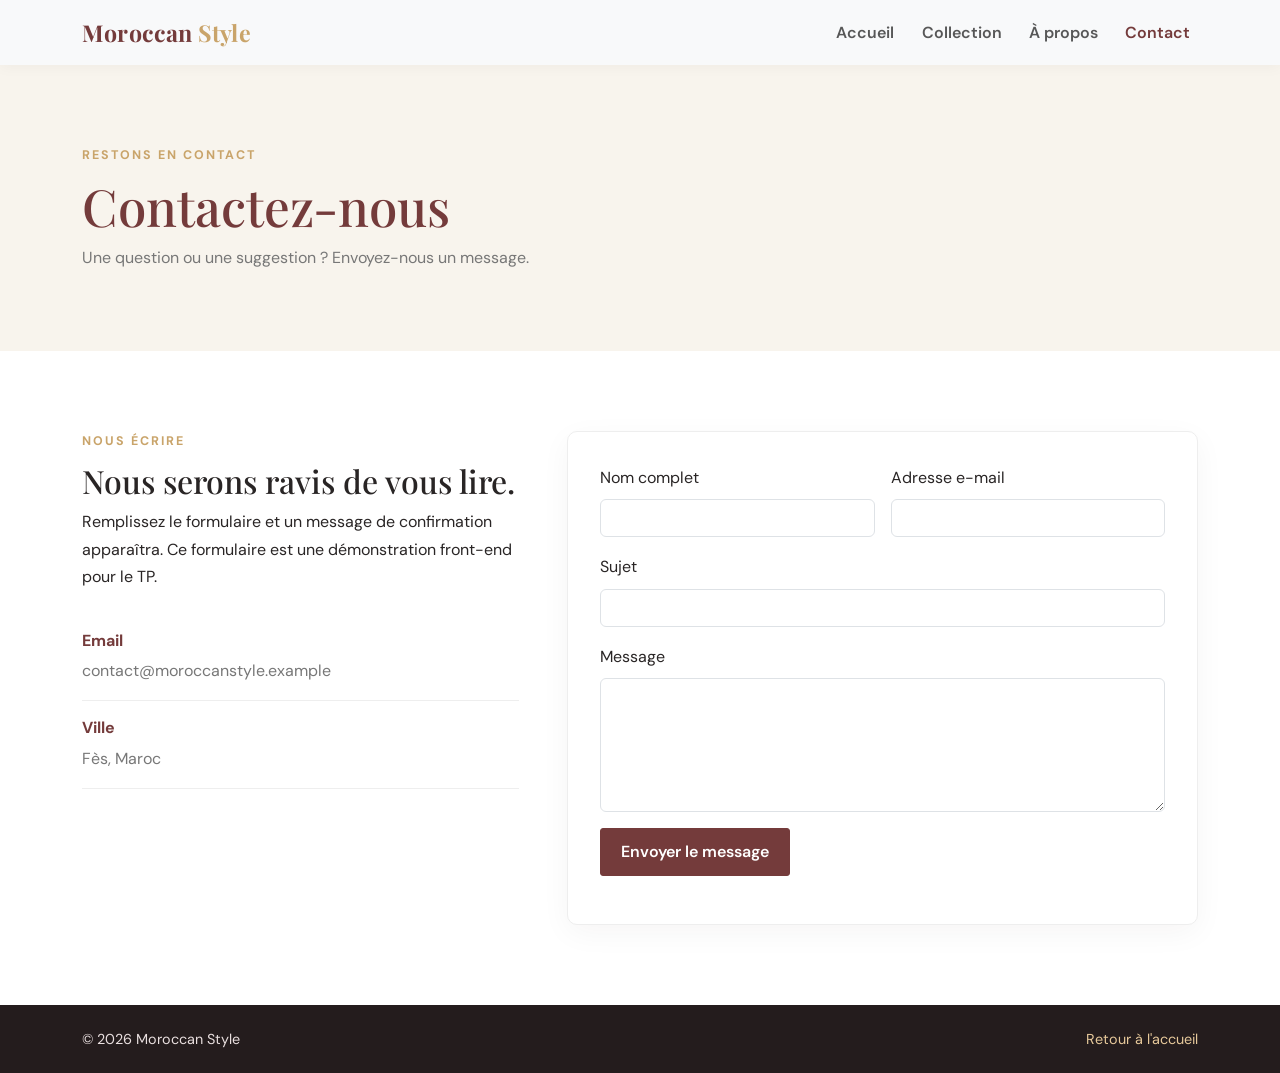
<file: contact.html>
<!doctype html>
<html lang="fr">
<head><meta charset="utf-8"><meta name="viewport" content="width=device-width, initial-scale=1"><title>Moroccan Style | Contact</title><link href="https://cdn.jsdelivr.net/npm/bootstrap@5.3.3/dist/css/bootstrap.min.css" rel="stylesheet"><link rel="stylesheet" href="style.css"></head>
<body>
<nav class="navbar navbar-expand-lg navbar-light bg-light sticky-top"><div class="container"><a class="navbar-brand brand-name" href="index.html">Moroccan <span>Style</span></a><button class="navbar-toggler" type="button" data-bs-toggle="collapse" data-bs-target="#mainNav" aria-controls="mainNav" aria-expanded="false" aria-label="Ouvrir le menu"><span class="navbar-toggler-icon"></span></button><div class="collapse navbar-collapse" id="mainNav"><ul class="navbar-nav ms-auto"><li class="nav-item"><a class="nav-link" href="index.html">Accueil</a></li><li class="nav-item"><a class="nav-link" href="collection.html">Collection</a></li><li class="nav-item"><a class="nav-link" href="about.html">À propos</a></li><li class="nav-item"><a class="nav-link active" href="contact.html">Contact</a></li></ul></div></div></nav>
<header class="page-header"><div class="container"><p class="eyebrow">Restons en contact</p><h1>Contactez-nous</h1><p>Une question ou une suggestion ? Envoyez-nous un message.</p></div></header>
<main class="section-padding"><div class="container"><div class="row g-5"><div class="col-lg-5"><p class="eyebrow">Nous écrire</p><h2>Nous serons ravis de vous lire.</h2><p>Remplissez le formulaire et un message de confirmation apparaîtra. Ce formulaire est une démonstration front-end pour le TP.</p><div class="contact-detail mt-4"><strong>Email</strong><p>contact@moroccanstyle.example</p></div><div class="contact-detail"><strong>Ville</strong><p>Fès, Maroc</p></div></div><div class="col-lg-7"><form id="contactForm" class="contact-form needs-validation" novalidate><div class="row g-3"><div class="col-md-6"><label for="name" class="form-label">Nom complet</label><input id="name" name="name" class="form-control" required><div class="invalid-feedback">Veuillez saisir votre nom.</div></div><div class="col-md-6"><label for="email" class="form-label">Adresse e-mail</label><input id="email" name="email" type="email" class="form-control" required><div class="invalid-feedback">Veuillez saisir un e-mail valide.</div></div><div class="col-12"><label for="subject" class="form-label">Sujet</label><input id="subject" name="subject" class="form-control" required><div class="invalid-feedback">Veuillez saisir un sujet.</div></div><div class="col-12"><label for="message" class="form-label">Message</label><textarea id="message" name="message" rows="5" class="form-control" required></textarea><div class="invalid-feedback">Veuillez écrire votre message.</div></div><div class="col-12"><button class="btn btn-brand" type="submit">Envoyer le message</button></div><div class="col-12"><div id="formMessage" class="alert d-none mb-0" role="status"></div></div></div></form></div></div></div></main>
<footer class="site-footer"><div class="container d-flex flex-column flex-md-row justify-content-between gap-2"><span>© <span class="current-year"></span> Moroccan Style</span><a href="index.html">Retour à l'accueil</a></div></footer>
<script src="https://cdn.jsdelivr.net/npm/bootstrap@5.3.3/dist/js/bootstrap.bundle.min.js"></script><script src="script.js"></script>
</body></html>
</file>
<file: style.css>
@import url('https://fonts.googleapis.com/css2?family=DM+Sans:wght@400;500;600;700&family=Playfair+Display:wght@500;600;700&display=swap');
:root{--wine:#743b3b;--wine-dark:#4b2528;--gold:#c9a46a;--cream:#f8f4ed;--ink:#292525}
*{box-sizing:border-box}
body{font-family:'DM Sans',sans-serif;color:var(--ink);line-height:1.7}
h1,h2,h3,.brand-name{font-family:'Playfair Display',serif}
a{text-decoration:none}
.navbar{box-shadow:0 2px 14px #0000000a}
.brand-name{font-size:1.45rem;font-weight:700;color:var(--wine)!important;letter-spacing:.2px}
.brand-name span{color:var(--gold)}
.nav-link{margin-left:.7rem;font-weight:600}
.nav-link:hover,.nav-link.active{color:var(--wine)!important}
.hero{min-height:76vh;color:white;background:linear-gradient(90deg,rgba(35,22,22,.78),rgba(35,22,22,.16)),url('https://images.unsplash.com/photo-1539109136881-3be0616acf4b?auto=format&fit=crop&w=2000&q=90') center 35%/cover no-repeat}
.hero-content{max-width:650px;padding:6rem 0}
.hero h1{font-size:clamp(2.7rem,6vw,5.2rem);line-height:1.08;margin:1rem 0}
.hero h1 span{color:#e7c99b}
.hero .lead{max-width:560px;color:#f5eeee}
.eyebrow{text-transform:uppercase;letter-spacing:2px;font-size:.78rem;font-weight:700;color:var(--gold);margin-bottom:.6rem}
.btn-brand{background:var(--wine);color:white;border:1px solid var(--wine);border-radius:3px;padding:.7rem 1.25rem;font-weight:600}
.btn-brand:hover{background:var(--wine-dark);border-color:var(--wine-dark);color:white}
.section-padding{padding:5rem 0}
.section-heading{max-width:650px;margin:auto}
.section-heading h2,.story-band h2,.page-header h1{font-size:clamp(2rem,4vw,3.2rem)}
.section-heading>p:last-child{color:#777}
.product-card{border:0;border-radius:8px;overflow:hidden;box-shadow:0 8px 28px #3520200c;transition:transform .25s,box-shadow .25s}
.product-card:hover{transform:translateY(-5px);box-shadow:0 14px 35px #35202018}
.product-card img{height:320px;object-fit:cover}
.product-card .card-body{padding:1.35rem}
.product-card .card-title{font-size:1.35rem}
.product-card .card-text{color:#777}
.text-link{color:var(--wine);font-weight:700}
.story-band{background:var(--wine-dark);color:white;padding:2rem 0}
.story-band p:not(.eyebrow){max-width:700px;color:#eadfdf}
.page-header{background:var(--cream);padding:5rem 0}
.page-header h1{color:var(--wine);margin:.4rem 0}
.page-header p:last-child{margin-bottom:0;color:#777}
.product-tag{display:inline-block;background:#f4eadb;color:var(--wine);border-radius:30px;padding:.2rem .65rem;font-size:.78rem;font-weight:700}
.filter-select{width:auto;min-width:190px}
.about-image{width:100%;max-height:560px;object-fit:cover}
.value-box{background:var(--cream);padding:1rem;border-radius:6px;height:100%}
.value-box strong{color:var(--wine)}
.value-box p{margin:.25rem 0 0;color:#777;font-size:.9rem}
.contact-form{padding:2rem;background:white;border:1px solid #eee;border-radius:10px;box-shadow:0 8px 30px #3520200b}
.form-control:focus,.form-select:focus{border-color:var(--gold);box-shadow:0 0 0 .2rem #c9a46a30}
.contact-detail{border-bottom:1px solid #eee;padding:.8rem 0}
.contact-detail strong{color:var(--wine)}
.contact-detail p{margin:.2rem 0;color:#777}
.site-footer{background:#241c1d;color:#e9dfdf;padding:1.35rem 0;font-size:.9rem}
.site-footer a{color:#e7c99b}
.site-footer a:hover{color:white}
@media(max-width:767px){.hero{min-height:65vh}.hero-content{padding:4rem 0}.section-padding{padding:3.5rem 0}.product-card img{height:280px}.contact-form{padding:1.2rem}}
</file>
